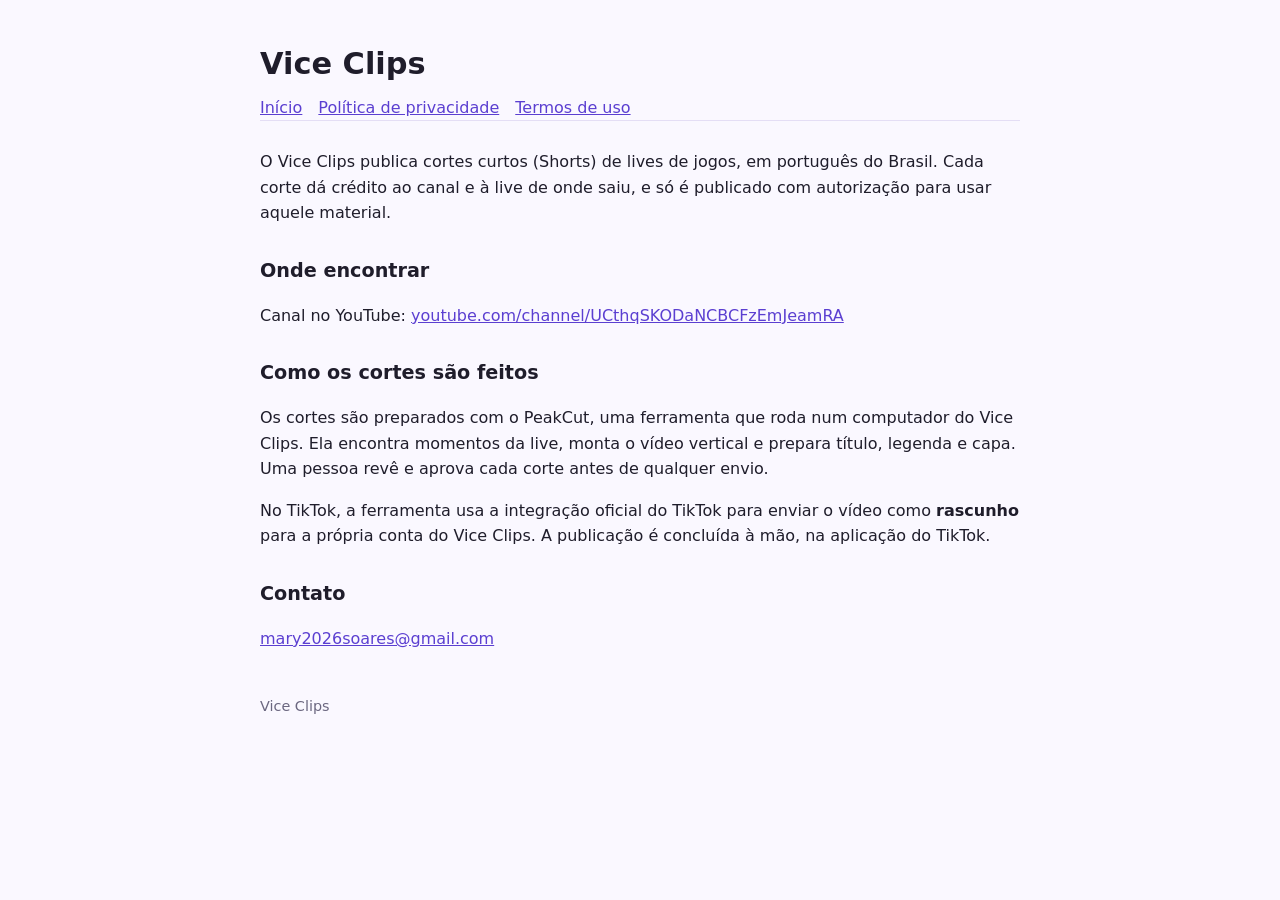
<file: index.html>
<!doctype html>
<html lang="pt-BR">
<head>
<meta charset="utf-8">
<meta name="viewport" content="width=device-width, initial-scale=1">
<title>Vice Clips</title>
<link rel="stylesheet" href="estilo.css">
</head>
<body>
<main>
<header>
  <h1>Vice Clips</h1>
  <nav><a href="index.html">Início</a><a href="privacy.html">Política de privacidade</a><a href="terms.html">Termos de uso</a></nav>
</header>

<p>O Vice Clips publica cortes curtos (Shorts) de lives de jogos, em português do Brasil. Cada corte dá crédito
ao canal e à live de onde saiu, e só é publicado com autorização para usar aquele material.</p>

<h2>Onde encontrar</h2>
<p>Canal no YouTube: <a href="https://www.youtube.com/channel/UCthqSKODaNCBCFzEmJeamRA" rel="noopener">youtube.com/channel/UCthqSKODaNCBCFzEmJeamRA</a></p>

<h2>Como os cortes são feitos</h2>
<p>Os cortes são preparados com o PeakCut, uma ferramenta que roda num computador do Vice Clips.
Ela encontra momentos da live, monta o vídeo vertical e prepara título, legenda e capa. Uma pessoa revê e aprova
cada corte antes de qualquer envio.</p>
<p>No TikTok, a ferramenta usa a integração oficial do TikTok para enviar o vídeo como <strong>rascunho</strong> para
a própria conta do Vice Clips. A publicação é concluída à mão, na aplicação do TikTok.</p>

<h2>Contato</h2>
<p><a href="mailto:mary2026soares@gmail.com">mary2026soares@gmail.com</a></p>

<footer>Vice Clips</footer>
</main>
</body>
</html>
</file>
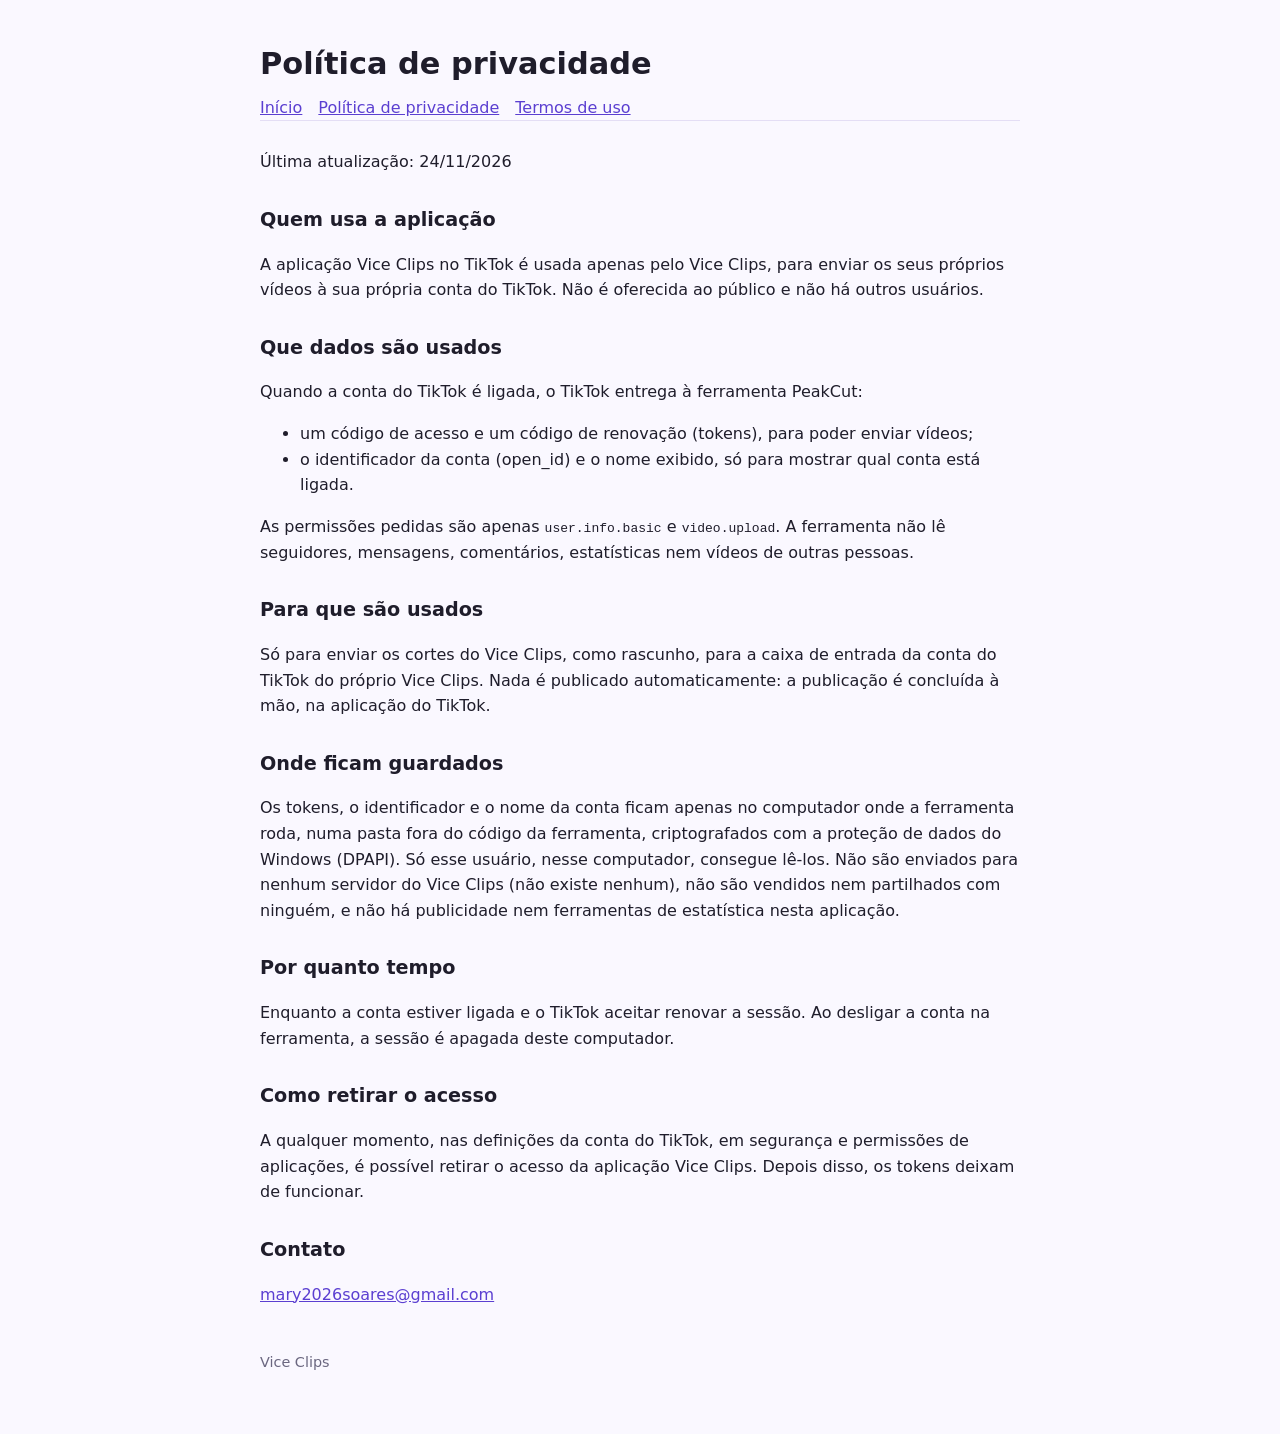
<file: privacy.html>
<!doctype html>
<html lang="pt-BR">
<head>
<meta charset="utf-8">
<meta name="viewport" content="width=device-width, initial-scale=1">
<title>Política de privacidade · Vice Clips</title>
<link rel="stylesheet" href="estilo.css">
</head>
<body>
<main>
<header>
  <h1>Política de privacidade</h1>
  <nav><a href="index.html">Início</a><a href="privacy.html">Política de privacidade</a><a href="terms.html">Termos de uso</a></nav>
</header>

<p>Última atualização: 24/11/2026</p>

<h2>Quem usa a aplicação</h2>
<p>A aplicação Vice Clips no TikTok é usada apenas pelo Vice Clips, para enviar os seus próprios vídeos à sua
própria conta do TikTok. Não é oferecida ao público e não há outros usuários.</p>

<h2>Que dados são usados</h2>
<p>Quando a conta do TikTok é ligada, o TikTok entrega à ferramenta PeakCut:</p>
<ul>
  <li>um código de acesso e um código de renovação (tokens), para poder enviar vídeos;</li>
  <li>o identificador da conta (open_id) e o nome exibido, só para mostrar qual conta está ligada.</li>
</ul>
<p>As permissões pedidas são apenas <code>user.info.basic</code> e <code>video.upload</code>. A ferramenta não
lê seguidores, mensagens, comentários, estatísticas nem vídeos de outras pessoas.</p>

<h2>Para que são usados</h2>
<p>Só para enviar os cortes do Vice Clips, como rascunho, para a caixa de entrada da conta do TikTok do próprio
Vice Clips. Nada é publicado automaticamente: a publicação é concluída à mão, na aplicação do TikTok.</p>

<h2>Onde ficam guardados</h2>
<p>Os tokens, o identificador e o nome da conta ficam apenas no computador onde a ferramenta roda, numa pasta
fora do código da ferramenta, criptografados com a proteção de dados do Windows (DPAPI). Só esse usuário, nesse computador, consegue lê-los. Não são enviados para nenhum servidor do Vice Clips
(não existe nenhum), não são vendidos nem partilhados com ninguém, e não há publicidade nem ferramentas de
estatística nesta aplicação.</p>

<h2>Por quanto tempo</h2>
<p>Enquanto a conta estiver ligada e o TikTok aceitar renovar a sessão. Ao desligar a conta na ferramenta, a
sessão é apagada deste computador.</p>

<h2>Como retirar o acesso</h2>
<p>A qualquer momento, nas definições da conta do TikTok, em segurança e permissões de aplicações, é possível
retirar o acesso da aplicação Vice Clips. Depois disso, os tokens deixam de funcionar.</p>

<h2>Contato</h2>
<p><a href="mailto:mary2026soares@gmail.com">mary2026soares@gmail.com</a></p>

<footer>Vice Clips</footer>
</main>
</body>
</html>
</file>
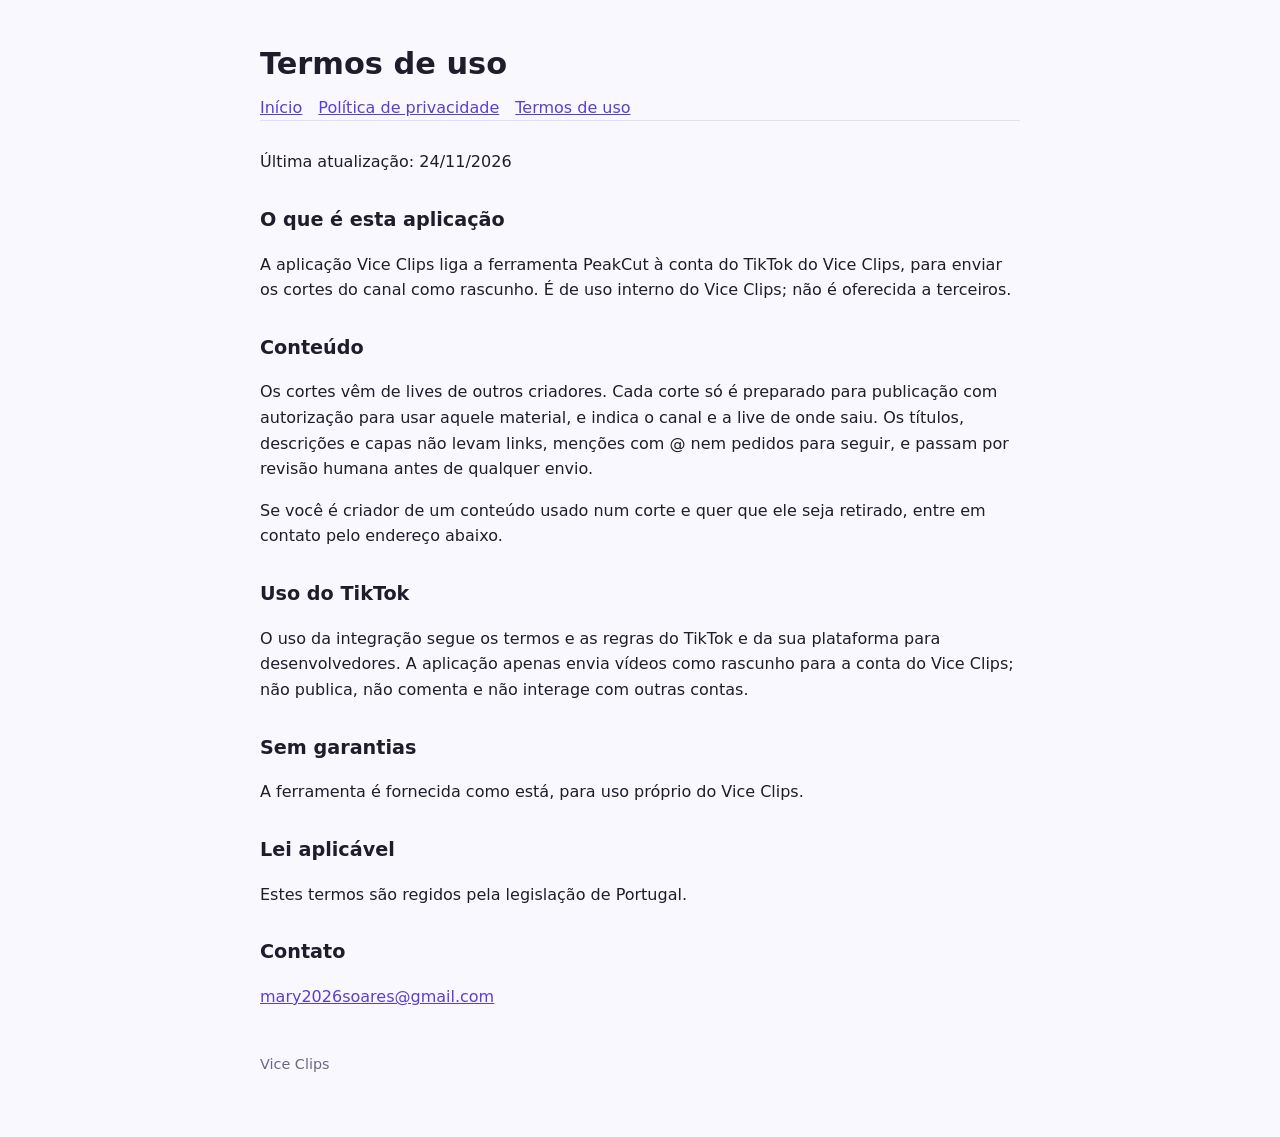
<file: terms.html>
<!doctype html>
<html lang="pt-BR">
<head>
<meta charset="utf-8">
<meta name="viewport" content="width=device-width, initial-scale=1">
<title>Termos de uso · Vice Clips</title>
<link rel="stylesheet" href="estilo.css">
</head>
<body>
<main>
<header>
  <h1>Termos de uso</h1>
  <nav><a href="index.html">Início</a><a href="privacy.html">Política de privacidade</a><a href="terms.html">Termos de uso</a></nav>
</header>

<p>Última atualização: 24/11/2026</p>

<h2>O que é esta aplicação</h2>
<p>A aplicação Vice Clips liga a ferramenta PeakCut à conta do TikTok do Vice Clips, para enviar os cortes do
canal como rascunho. É de uso interno do Vice Clips; não é oferecida a terceiros.</p>

<h2>Conteúdo</h2>
<p>Os cortes vêm de lives de outros criadores. Cada corte só é preparado para publicação com autorização para usar
aquele material, e indica o canal e a live de onde saiu. Os títulos, descrições e capas não levam links, menções
com @ nem pedidos para seguir, e passam por revisão humana antes de qualquer envio.</p>
<p>Se você é criador de um conteúdo usado num corte e quer que ele seja retirado, entre em contato pelo endereço
abaixo.</p>

<h2>Uso do TikTok</h2>
<p>O uso da integração segue os termos e as regras do TikTok e da sua plataforma para desenvolvedores. A aplicação
apenas envia vídeos como rascunho para a conta do Vice Clips; não publica, não comenta e não interage com outras
contas.</p>

<h2>Sem garantias</h2>
<p>A ferramenta é fornecida como está, para uso próprio do Vice Clips.</p>

<h2>Lei aplicável</h2>
<p>Estes termos são regidos pela legislação de Portugal.</p>

<h2>Contato</h2>
<p><a href="mailto:mary2026soares@gmail.com">mary2026soares@gmail.com</a></p>

<footer>Vice Clips</footer>
</main>
</body>
</html>
</file>
<file: estilo.css>
body{margin:0;font-family:system-ui,-apple-system,"Segoe UI",Roboto,sans-serif;color:#1f1d2b;background:#faf8ff;line-height:1.6}
main{max-width:760px;margin:0 auto;padding:40px 22px 60px}
header{border-bottom:1px solid #e4def5;margin-bottom:28px}
h1{font-size:1.9rem;margin:0 0 6px}
h2{font-size:1.2rem;margin-top:30px}
nav a{margin-right:16px}
a{color:#5b3fd1}
a:hover{color:#3f27a8}
.confirmar{background:#fff3c4;border:1px dashed #c9a227;padding:1px 6px;border-radius:4px}
footer{margin-top:44px;font-size:.9rem;color:#6b6780}
</file>
